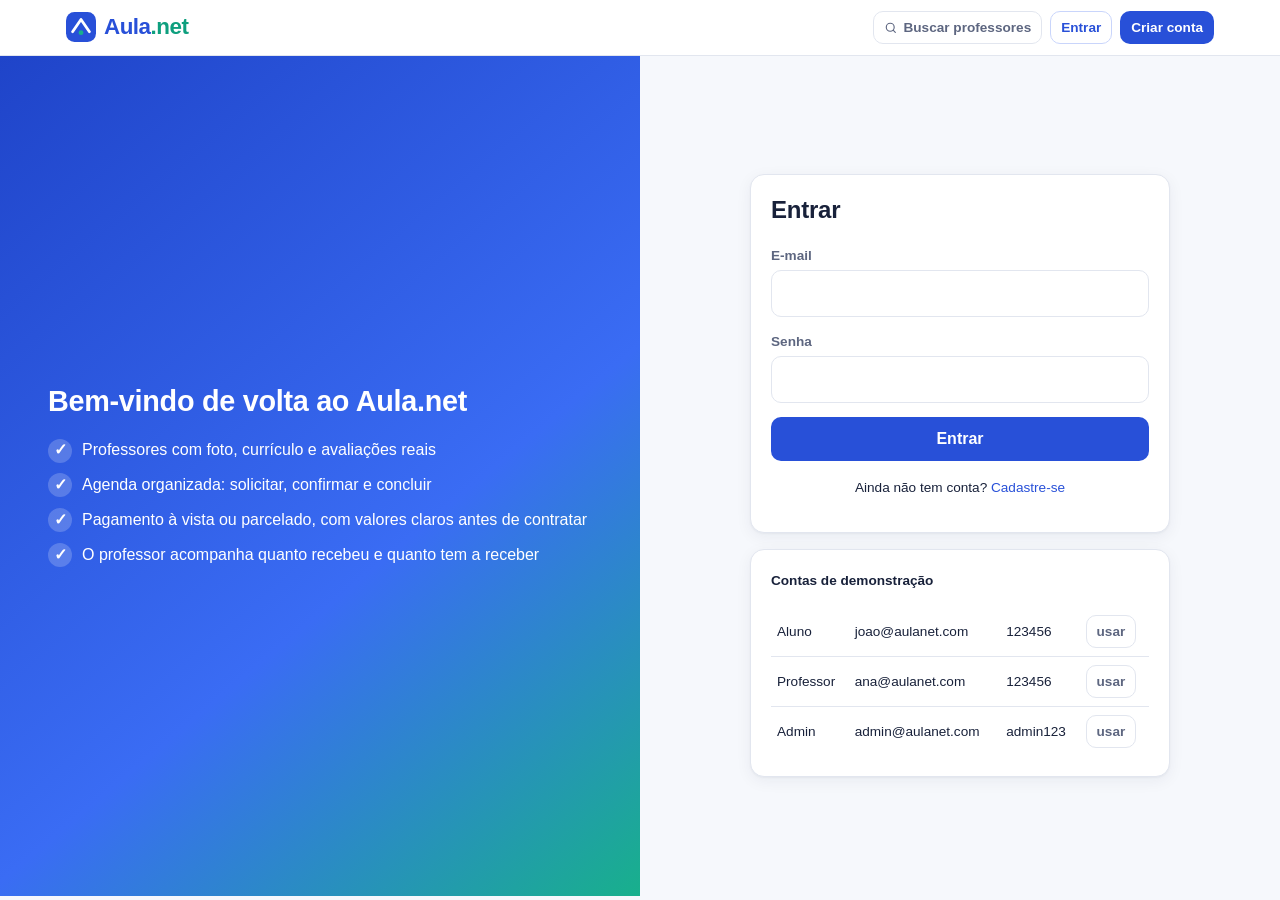
<file: aulanet-plataforma/src/main/resources/static/admin.html>
<!DOCTYPE html>
<html lang="pt-BR">
<head>
    <meta charset="UTF-8">
    <meta name="viewport" content="width=device-width, initial-scale=1">
    <title>Administração — Aula.net</title>
    <link rel="icon" href="data:image/svg+xml,<svg xmlns=%22http://www.w3.org/2000/svg%22 viewBox=%220 0 100 100%22><text y=%22.9em%22 font-size=%2290%22>🎓</text></svg>">
    <link rel="stylesheet" href="css/style.css">
    <script src="js/api.js"></script>
</head>
<body>
<nav class="nav" id="nav"></nav>
<main class="container">
    <div class="entre"><h1 style="margin:0">Administração da plataforma</h1>
        <button class="btn btn-sec" onclick="processarAtrasos()">Processar atrasos agora</button></div>

    <div class="abas mt">
        <button class="aba ativa" data-alvo="pRel">Relatório global</button>
        <button class="aba" data-alvo="pRep">Repasses</button>
        <button class="aba" data-alvo="pOf">Ofertas e comissões</button>
        <button class="aba" data-alvo="pUs">Usuários</button>
        <button class="aba" data-alvo="pDisc">Disciplinas</button>
    </div>

    <!-- RF18 -->
    <section id="pRel" class="painel ativo">
        <div class="grid grid-4" id="kpis"></div>
        <div class="card mt"><h3>Aulas por status</h3><div class="barras" id="porStatus"></div></div>
    </section>

    <section id="pRep" class="painel"><div class="card tabela-wrap" id="repasses"></div></section>
    <section id="pOf" class="painel"><div class="card tabela-wrap" id="ofertas"></div></section>

    <section id="pUs" class="painel">
        <div class="grid grid-2">
            <form class="card" id="formUsuario">
                <h3>Novo usuário</h3>
                <div class="campo"><label>Papel</label><select id="uPapel"><option>ALUNO</option><option>PROFESSOR</option><option>ADMIN</option></select></div>
                <div class="campo"><label>Nome</label><input id="uNome" required></div>
                <div class="campo"><label>E-mail</label><input id="uEmail" type="email" required></div>
                <div class="campo"><label>CPF</label><input id="uCpf"></div>
                <div class="campo"><label>Senha</label><input id="uSenha" type="password" minlength="6" required></div>
                <button class="btn">Cadastrar</button>
            </form>
            <div class="card tabela-wrap" id="usuarios"></div>
        </div>
    </section>

    <section id="pDisc" class="painel">
        <div class="grid grid-2">
            <form class="card" id="formDisc">
                <h3>Nova disciplina</h3>
                <div class="campo"><label>Nome</label><input id="dNome" required maxlength="100"></div>
                <button class="btn">Adicionar</button>
            </form>
            <div class="card" id="disciplinas"></div>
        </div>
    </section>
</main>

<script>
    const eu = Api.exigir('ADMIN');

    async function carregarRelatorio() {
        const r = await Api.get('/api/admin/relatorio');
        document.getElementById('kpis').innerHTML = `
            <div class="card kpi"><div class="rotulo">Total de aulas</div><div class="valor">${r.totalAulas}</div></div>
            <div class="card kpi verde"><div class="rotulo">Receita da plataforma</div><div class="valor">${fmt.moeda(r.receitaPlataforma)}</div><div class="pequeno suave">soma das comissões</div></div>
            <div class="card kpi laranja"><div class="rotulo">Repasses pendentes</div><div class="valor">${fmt.moeda(r.repassesPendentesValor)}</div><div class="pequeno suave">${r.repassesPendentesQtd} repasse(s)</div></div>
            <div class="card kpi verde"><div class="rotulo">Repasses realizados</div><div class="valor">${fmt.moeda(r.repassesRealizadosValor)}</div></div>
            <div class="card kpi"><div class="rotulo">Usuários</div><div class="valor">${r.totalUsuarios}</div><div class="pequeno suave">${r.totalAlunos} alunos · ${r.totalProfessores} professores</div></div>
            <div class="card kpi vermelho"><div class="rotulo">Parcelas atrasadas</div><div class="valor">${r.parcelasAtrasadas}</div></div>`;
        const max = Math.max(1, ...Object.values(r.aulasPorStatus));
        document.getElementById('porStatus').innerHTML = Object.entries(r.aulasPorStatus).map(([s, n]) => `
            <div class="barra-col"><span class="v">${n}</span><div class="barra" style="height:${n / max * 150}px"></div><span class="m">${fmt.rotulo(s)}</span></div>`).join('');
    }

    async function carregarRepasses() {
        const rs = await Api.get('/api/admin/repasses');
        document.getElementById('repasses').innerHTML = rs.length ? `<table>
            <tr><th>Professor</th><th>Aula</th><th>Aluno</th><th class="num">Bruto</th><th class="num">Comissão</th><th class="num">Líquido</th><th>Pagamento</th><th>Status</th><th></th></tr>
            ${rs.map(r => `<tr><td>${esc(r.professorNome)}</td><td>${fmt.data(r.dataAula)} · ${esc(r.disciplina)}</td><td>${esc(r.alunoNome)}</td>
                <td class="num">${fmt.moeda(r.valorBruto)}</td><td class="num">${fmt.moeda(r.valorComissao)}</td><td class="num"><strong>${fmt.moeda(r.valorLiquido)}</strong></td>
                <td>${r.pagamentoQuitado ? selo('PAGO') : selo('PENDENTE')}</td><td>${selo(r.status)}</td>
                <td>${r.status === 'PENDENTE' ? (r.pagamentoQuitado
                    ? `<button class="btn btn-verde btn-sm" onclick="realizar(${r.id})">Registrar transferência</button>`
                    : '<span class="pequeno suave">aguardando quitação</span>') : ''}</td></tr>`).join('')}</table>`
            : '<div class="vazio">Nenhum repasse.</div>';
    }
    async function realizar(id) {
        if (!confirm('Registrar a transferência do valor líquido ao professor?')) return;
        await acao(() => Api.patch(`/api/admin/repasses/${id}/realizar`), 'Repasse registrado como realizado.');
        carregarRepasses();
    }

    async function carregarOfertas() {
        const os = await Api.get('/api/admin/ofertas');
        document.getElementById('ofertas').innerHTML = `<table>
            <tr><th>Professor</th><th>Disciplina</th><th>Modalidade</th><th class="num">Valor/h</th><th>Comissão (%)</th></tr>
            ${os.map(o => `<tr><td>${esc(o.professorNome)}</td><td>${esc(o.disciplina)}</td><td>${selo(o.modalidade)}</td><td class="num">${fmt.moeda(o.valorHora)}</td>
                <td><div class="linha" style="flex-wrap:nowrap"><input type="number" min="0" max="100" step="0.5" value="${o.percentualComissao}" id="com${o.id}" style="max-width:100px">
                    <button class="btn btn-sm" style="flex:0 0 auto" onclick="salvarComissao(${o.id})">Salvar</button></div></td></tr>`).join('')}</table>`;
    }
    async function salvarComissao(id) {
        await acao(() => Api.patch(`/api/admin/ofertas/${id}/comissao`, { percentualComissao: +document.getElementById('com' + id).value }), 'Comissão atualizada.');
    }

    async function carregarUsuarios() {
        const us = await Api.get('/api/admin/usuarios');
        document.getElementById('usuarios').innerHTML = `<h3>Usuários (${us.length})</h3><table>
            <tr><th>Nome</th><th>E-mail</th><th>Papel</th></tr>
            ${us.map(u => `<tr><td>${esc(u.nome)}</td><td>${esc(u.email)}</td><td>${selo(u.papel)}</td></tr>`).join('')}</table>`;
    }
    document.getElementById('formUsuario').addEventListener('submit', async ev => {
        ev.preventDefault();
        await acao(() => Api.post('/api/admin/usuarios', { nome: uNome.value, email: uEmail.value, cpf: uCpf.value || null, senha: uSenha.value, papel: uPapel.value }), 'Usuário criado.');
        ev.target.reset(); carregarUsuarios();
    });

    async function carregarDisciplinas() {
        const ds = await Api.get('/api/disciplinas');
        document.getElementById('disciplinas').innerHTML = '<h3>Disciplinas</h3>' + ds.map(d =>
            `<span class="selo" style="margin:3px">${esc(d.nome)} <a href="#" title="Excluir" onclick="excluirDisciplina(${d.id}); return false">✕</a></span>`).join('');
    }
    async function excluirDisciplina(id) {
        if (!confirm('Excluir esta disciplina?')) return;
        await acao(() => Api.del('/api/admin/disciplinas/' + id), 'Disciplina excluída.');
        carregarDisciplinas();
    }
    document.getElementById('formDisc').addEventListener('submit', async ev => {
        ev.preventDefault();
        await acao(() => Api.post('/api/admin/disciplinas', { nome: dNome.value }), 'Disciplina adicionada.');
        ev.target.reset(); carregarDisciplinas();
    });

    async function processarAtrasos() {
        const r = await acao(() => Api.post('/api/admin/processar-atrasos'));
        toast(`${r.parcelasAtualizadas} parcela(s) em atraso atualizada(s).`);
        carregarRelatorio();
    }

    if (eu) {
        ativarAbas(alvo => ({ pRel: carregarRelatorio, pRep: carregarRepasses, pOf: carregarOfertas, pUs: carregarUsuarios, pDisc: carregarDisciplinas })[alvo]());
        carregarRelatorio();
    }
</script>
</body>
</html>
</file>
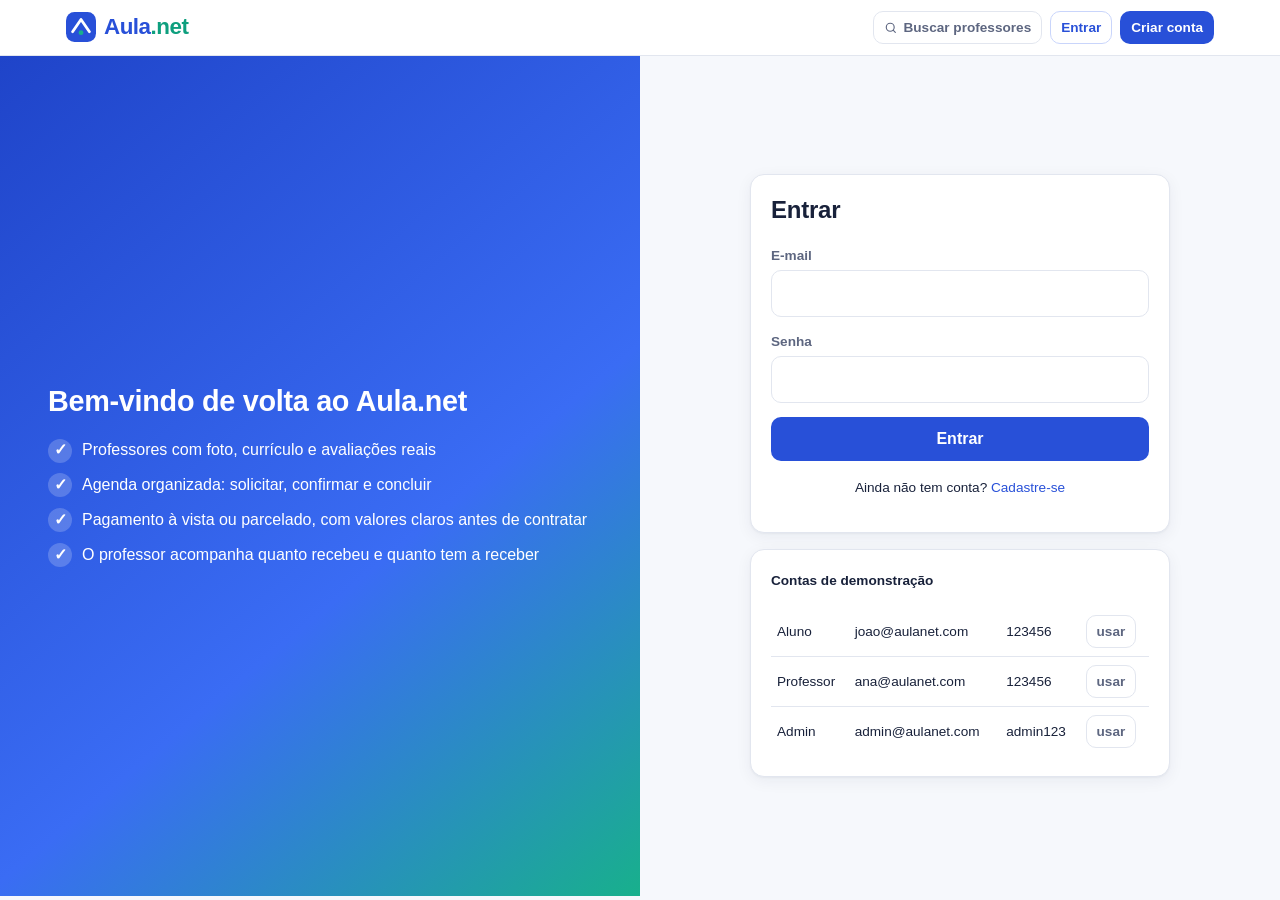
<file: aulanet-plataforma/src/main/resources/static/aluno.html>
<!DOCTYPE html>
<html lang="pt-BR">
<head>
    <meta charset="UTF-8">
    <meta name="viewport" content="width=device-width, initial-scale=1">
    <title>Painel do aluno — Aula.net</title>
    <link rel="icon" href="data:image/svg+xml,<svg xmlns=%22http://www.w3.org/2000/svg%22 viewBox=%220 0 100 100%22><text y=%22.9em%22 font-size=%2290%22>🎓</text></svg>">
    <link rel="stylesheet" href="css/style.css">
    <script src="js/api.js"></script>
</head>
<body>
<nav class="nav" id="nav"></nav>
<main class="container">
    <div class="entre">
        <div style="display:flex;gap:14px;align-items:center"><span id="fotoAluno"></span><h1 style="margin:0">Olá, <span id="nome"></span></h1></div>
        <div style="display:flex;gap:8px"><a class="btn btn-leve" href="perfil.html">Editar perfil</a><a class="btn" href="index.html">+ Nova aula</a></div></div>

    <div class="abas mt">
        <button class="aba ativa" data-alvo="pAulas">Minhas aulas</button>
        <button class="aba" data-alvo="pPagamentos">Pagamentos</button>
    </div>

    <section id="pAulas" class="painel ativo"><div class="card tabela-wrap" id="aulas"></div></section>
    <section id="pPagamentos" class="painel"><div id="pagamentos"></div></section>
</main>

<!-- Modal de pagamento: seletor de parcelas com valor em tempo real -->
<div class="modal-fundo" id="mPagamento">
    <div class="modal">
        <h3>Forma de pagamento</h3>
        <p class="suave" id="mpInfo"></p>
        <div class="campo"><label for="mpParcelas">Número de parcelas</label><select id="mpParcelas"></select></div>
        <div class="card" style="background:var(--fundo)">
            <div class="entre"><span>Valor de cada parcela</span><strong id="mpValorParcela" style="font-size:1.3rem">-</strong></div>
            <div class="entre pequeno"><span>Taxa de juros</span><span id="mpTaxa">-</span></div>
            <div class="entre pequeno"><span>Total sem financiamento (à vista)</span><span id="mpAVista">-</span></div>
            <div class="entre pequeno"><span>Total a pagar parcelado</span><strong id="mpTotal">-</strong></div>
            <div class="entre pequeno suave"><span>Juros do parcelamento (Tabela Price)</span><span id="mpJuros">-</span></div>
            <p class="pequeno suave" style="margin:8px 0 0">Em caso de atraso: multa de 2% e juros de mora de 1% ao mês, proporcionais aos dias.</p>
        </div>
        <div class="entre mt">
            <button class="btn btn-leve" onclick="fecharModal('mPagamento')">Cancelar</button>
            <button class="btn" id="mpConfirmar">Confirmar</button>
        </div>
    </div>
</div>

<!-- Modal de avaliação -->
<div class="modal-fundo" id="mAvaliar">
    <div class="modal">
        <h3>Avaliar aula</h3>
        <p class="suave" id="maInfo"></p>
        <div class="estrelas-input" id="maEstrelas"></div>
        <div class="campo mt"><label for="maComentario">Comentário</label><textarea id="maComentario" rows="3" maxlength="2000"></textarea></div>
        <div class="entre">
            <button class="btn btn-leve" onclick="fecharModal('mAvaliar')">Cancelar</button>
            <button class="btn" id="maEnviar">Enviar avaliação</button>
        </div>
    </div>
</div>

<script>
    const eu = Api.exigir('ALUNO');
    document.getElementById('nome').textContent = eu ? eu.nome.split(' ')[0] : '';
    if (eu) document.getElementById('fotoAluno').innerHTML = avatar(eu.nome, eu.fotoUrl, 'md');
    let pagamentos = [], aulas = [];

    async function carregarAulas() {
        aulas = await Api.get('/api/agendamentos/meus');
        document.getElementById('aulas').innerHTML = aulas.length ? `<table>
            <tr><th>Data</th><th>Horário</th><th>Professor</th><th>Disciplina</th><th class="num">Valor</th><th>Status</th><th></th></tr>
            ${aulas.map(a => `<tr>
                <td>${fmt.data(a.dataAula)}</td><td>${fmt.hora(a.horarioInicio)}–${fmt.hora(a.horarioFim)}</td>
                <td><a href="professor.html?id=${a.professorId}">${esc(a.professorNome)}</a></td>
                <td>${esc(a.disciplina)} ${selo(a.modalidade)}</td>
                <td class="num">${fmt.moeda(a.valorEstimado)}</td><td>${selo(a.status)}</td>
                <td>${['SOLICITADO', 'CONFIRMADO'].includes(a.status) ? `<button class="btn btn-leve btn-sm" onclick="cancelar(${a.id})">Cancelar</button>` : ''}
                    ${a.status === 'CONCLUIDO' && !a.avaliado ? `<button class="btn btn-sm" onclick="abrirAvaliacao(${a.id})">Avaliar</button>` : ''}
                    ${a.status === 'CONCLUIDO' && a.avaliado ? '<span class="pequeno suave">avaliada ✓</span>' : ''}</td>
            </tr>`).join('')}</table>` : '<div class="vazio">Você ainda não agendou aulas. <a href="index.html">Encontre um professor</a>.</div>';
    }

    async function cancelar(id) {
        if (!confirm('Cancelar esta aula?')) return;
        await acao(() => Api.patch(`/api/agendamentos/${id}/cancelar`), 'Aula cancelada.');
        carregarAulas();
    }

    async function carregarPagamentos() {
        pagamentos = await Api.get('/api/pagamentos/meus');
        document.getElementById('pagamentos').innerHTML = pagamentos.length ? pagamentos.map(p => `
            <div class="card" style="margin-bottom:16px">
                <div class="entre">
                    <div><h3>${esc(p.disciplina)} — ${esc(p.professorNome)}</h3>
                        <span class="suave pequeno">Aula de ${fmt.data(p.dataAula)} · ${fmt.rotulo(p.tipo)} (${p.qtdParcelas}x)</span></div>
                    <div class="centro"><div class="preco">${fmt.moeda(p.valorTotal)}</div>
                        ${p.quitado ? selo('PAGO') : ''}
                        ${p.podeParcelar ? `<button class="btn btn-sec btn-sm mt" onclick="abrirParcelamento(${p.id})">Alterar forma de pagamento</button>` : ''}</div>
                </div>
                <div class="tabela-wrap mt"><table>
                    <tr><th>Parcela</th><th>Vencimento</th><th class="num">Valor</th><th class="num">Multa</th><th class="num">Juros de mora</th><th class="num">A pagar</th><th>Status</th><th></th></tr>
                    ${p.parcelas.map(x => `<tr>
                        <td>${x.numeroParcela}/${p.qtdParcelas}</td><td>${fmt.data(x.dataVencimento)}</td>
                        <td class="num">${fmt.moeda(x.valor)}</td><td class="num">${fmt.moeda(x.valorMulta)}</td>
                        <td class="num">${fmt.moeda(x.valorJuros)}</td><td class="num"><strong>${fmt.moeda(x.valorAPagar)}</strong></td>
                        <td>${selo(x.status)}</td>
                        <td>${x.status !== 'PAGO' ? `<button class="btn btn-verde btn-sm" onclick="pagar(${x.id}, '${fmt.moeda(x.valorAPagar)}')">Pagar</button>` : ''}</td>
                    </tr>`).join('')}
                </table></div>
            </div>`).join('') : '<div class="card vazio">Nenhum pagamento. Os pagamentos são gerados quando uma aula é concluída.</div>';
    }

    async function pagar(parcelaId, valor) {
        if (!confirm(`Registrar pagamento de ${valor}?`)) return;
        await acao(() => Api.post(`/api/parcelas/${parcelaId}/pagar`), 'Pagamento registrado!');
        carregarPagamentos();
    }

    // ---- parcelamento com simulação em tempo real ----
    let pagamentoAtual = null;
    async function simular() {
        const n = document.getElementById('mpParcelas').value;
        const s = await Api.get(`/api/pagamentos/simulacao?valor=${pagamentoAtual.valorTotal}&parcelas=${n}`);
        document.getElementById('mpValorParcela').textContent = `${n}x ${fmt.moeda(s.valorParcela)}`;
        document.getElementById('mpAVista').textContent = fmt.moeda(s.valorAVista);
        document.getElementById('mpTotal').textContent = fmt.moeda(s.totalComJuros);
        document.getElementById('mpJuros').textContent = fmt.moeda(s.totalJuros);
        // art. 52 do CDC: informar a taxa mensal e a taxa efetiva anual antes da contratação
        document.getElementById('mpTaxa').textContent = Number(s.taxaJurosMensal) === 0 ? 'sem juros'
            : `${fmt.pct(s.taxaJurosMensal * 100)} ao mês · ${fmt.pct(s.taxaEfetivaAnual * 100)} ao ano (taxa efetiva)`;
    }
    function abrirParcelamento(id) {
        pagamentoAtual = pagamentos.find(p => p.id === id);
        document.getElementById('mpInfo').textContent = `${pagamentoAtual.disciplina} com ${pagamentoAtual.professorNome} — ${fmt.moeda(pagamentoAtual.valorTotal)}`;
        const sel = document.getElementById('mpParcelas');
        sel.innerHTML = Array.from({ length: 12 }, (_, i) => `<option value="${i + 1}">${i === 0 ? 'À vista (1x sem juros)' : (i + 1) + 'x'}</option>`).join('');
        sel.value = pagamentoAtual.qtdParcelas;
        simular();
        abrirModal('mPagamento');
    }
    document.getElementById('mpParcelas').addEventListener('change', simular);
    document.getElementById('mpConfirmar').addEventListener('click', async () => {
        await acao(() => Api.post(`/api/pagamentos/${pagamentoAtual.id}/parcelamento`, { qtdParcelas: +document.getElementById('mpParcelas').value }), 'Forma de pagamento atualizada.');
        fecharModal('mPagamento');
        carregarPagamentos();
    });

    // ---- avaliação ----
    let avaliando = null, nota = 5;
    function desenharEstrelas() {
        document.getElementById('maEstrelas').innerHTML = [1, 2, 3, 4, 5].map(i => `<span data-n="${i}" class="${i <= nota ? 'on' : ''}">★</span>`).join('');
    }
    document.getElementById('maEstrelas').addEventListener('click', e => { if (e.target.dataset.n) { nota = +e.target.dataset.n; desenharEstrelas(); } });
    function abrirAvaliacao(id) {
        avaliando = id; nota = 5; desenharEstrelas();
        const aula = aulas.find(a => a.id === id);
        document.getElementById('maInfo').textContent = 'Como foi sua aula com ' + aula.professorNome + '?';
        document.getElementById('maComentario').value = '';
        abrirModal('mAvaliar');
    }
    document.getElementById('maEnviar').addEventListener('click', async () => {
        await acao(() => Api.post('/api/avaliacoes', { agendamentoId: avaliando, nota, comentario: document.getElementById('maComentario').value }), 'Obrigado pela avaliação!');
        fecharModal('mAvaliar');
        carregarAulas();
    });

    if (eu) {
        ativarAbas(alvo => ({ pAulas: carregarAulas, pPagamentos: carregarPagamentos })[alvo]());
        carregarAulas();
    }
</script>
</body>
</html>
</file>
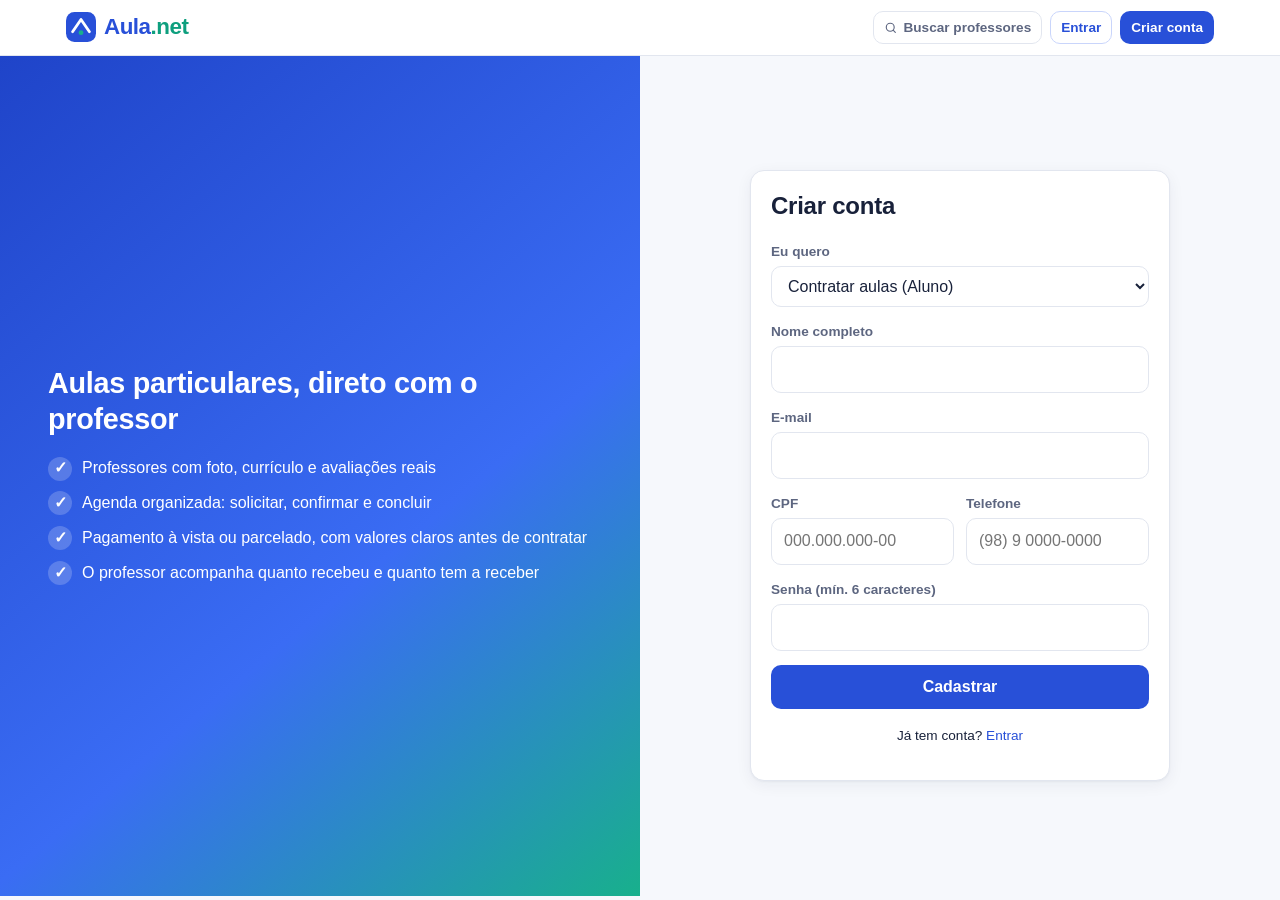
<file: aulanet-plataforma/src/main/resources/static/cadastro.html>
<!DOCTYPE html>
<html lang="pt-BR">
<head>
    <meta charset="UTF-8">
    <meta name="viewport" content="width=device-width, initial-scale=1">
    <title>Criar conta — Aula.net</title>
    <link rel="icon" href="data:image/svg+xml,<svg xmlns=%22http://www.w3.org/2000/svg%22 viewBox=%220 0 100 100%22><text y=%22.9em%22 font-size=%2290%22>🎓</text></svg>">
    <link rel="stylesheet" href="css/style.css">
    <script src="js/api.js"></script>
</head>
<body>
<nav class="nav" id="nav"></nav>
<main class="acesso">
    <aside class="acesso-lado">
        <h2>Aulas particulares, direto com o professor</h2>
        <ul>
            <li><span class="icone-bola">✓</span> Professores com foto, currículo e avaliações reais</li>
            <li><span class="icone-bola">✓</span> Agenda organizada: solicitar, confirmar e concluir</li>
            <li><span class="icone-bola">✓</span> Pagamento à vista ou parcelado, com valores claros antes de contratar</li>
            <li><span class="icone-bola">✓</span> O professor acompanha quanto recebeu e quanto tem a receber</li>
        </ul>
    </aside>
    <section class="acesso-form"><div>
    <div class="card">
        <h2 style="margin-top:0">Criar conta</h2>
        <form id="form">
            <div class="campo"><label>Eu quero</label>
                <select id="papel"><option value="ALUNO">Contratar aulas (Aluno)</option><option value="PROFESSOR">Dar aulas (Professor)</option></select></div>
            <div class="campo"><label for="nome">Nome completo</label><input id="nome" required maxlength="100"></div>
            <div class="campo"><label for="email">E-mail</label><input id="email" type="email" required maxlength="100"></div>
            <div class="linha">
                <div class="campo"><label for="cpf">CPF</label><input id="cpf" placeholder="000.000.000-00" maxlength="14"></div>
                <div class="campo"><label for="telefone">Telefone</label><input id="telefone" placeholder="(98) 9 0000-0000" maxlength="20"></div>
            </div>
            <div class="campo" id="campoBio" style="display:none"><label for="bio">Sobre você (aparece no seu perfil público)</label>
                <textarea id="bio" rows="3" maxlength="1000"></textarea></div>
            <div class="campo"><label for="senha">Senha (mín. 6 caracteres)</label><input id="senha" type="password" required minlength="6"></div>
            <button class="btn btn-bloco" type="submit">Cadastrar</button>
        </form>
        <p class="centro pequeno mt">Já tem conta? <a href="login.html">Entrar</a></p>
    </div>
    </div></section>
</main>
<script>
    const papel = document.getElementById('papel');
    papel.addEventListener('change', () => document.getElementById('campoBio').style.display = papel.value === 'PROFESSOR' ? 'block' : 'none');
    document.getElementById('form').addEventListener('submit', async ev => {
        ev.preventDefault();
        const v = id => document.getElementById(id).value.trim();
        try {
            const r = await Api.post('/api/auth/cadastro', {
                nome: v('nome'), email: v('email'), cpf: v('cpf') || null, telefone: v('telefone') || null,
                senha: document.getElementById('senha').value, papel: papel.value, bio: v('bio') || null
            });
            Api.salvarSessao(r);
            location.href = r.usuario.papel === 'PROFESSOR' ? 'perfil.html?novo=1' : Api.paginaInicial(r.usuario.papel);
        } catch (e) { toast(e.message, 'erro'); }
    });
</script>
</body>
</html>
</file>
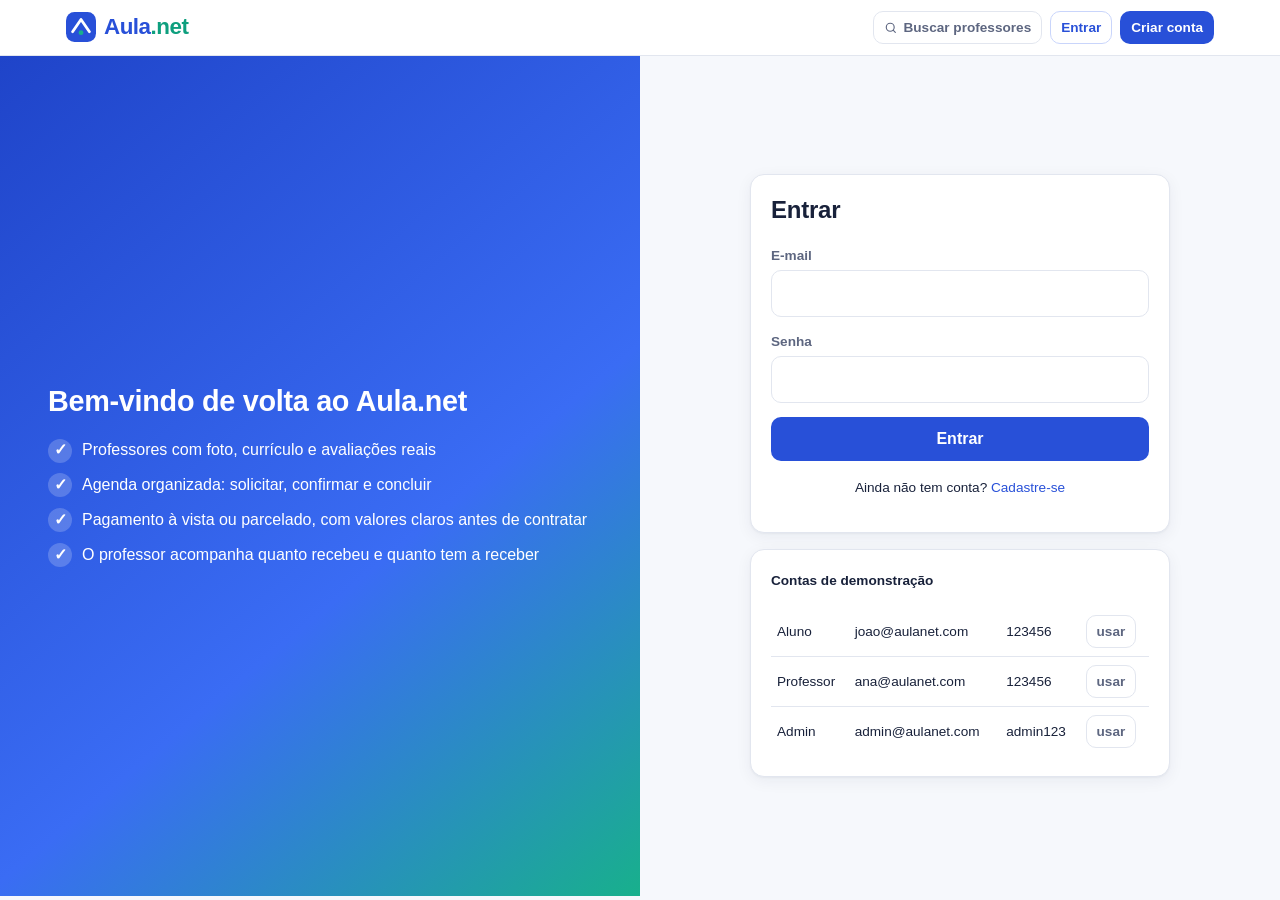
<file: aulanet-plataforma/src/main/resources/static/login.html>
<!DOCTYPE html>
<html lang="pt-BR">
<head>
    <meta charset="UTF-8">
    <meta name="viewport" content="width=device-width, initial-scale=1">
    <title>Entrar — Aula.net</title>
    <link rel="icon" href="data:image/svg+xml,<svg xmlns=%22http://www.w3.org/2000/svg%22 viewBox=%220 0 100 100%22><text y=%22.9em%22 font-size=%2290%22>🎓</text></svg>">
    <link rel="stylesheet" href="css/style.css">
    <script src="js/api.js"></script>
</head>
<body>
<nav class="nav" id="nav"></nav>
<main class="acesso">
    <aside class="acesso-lado">
        <h2>Bem-vindo de volta ao Aula.net</h2>
        <ul>
            <li><span class="icone-bola">✓</span> Professores com foto, currículo e avaliações reais</li>
            <li><span class="icone-bola">✓</span> Agenda organizada: solicitar, confirmar e concluir</li>
            <li><span class="icone-bola">✓</span> Pagamento à vista ou parcelado, com valores claros antes de contratar</li>
            <li><span class="icone-bola">✓</span> O professor acompanha quanto recebeu e quanto tem a receber</li>
        </ul>
    </aside>
    <section class="acesso-form"><div>
    <div class="card">
        <h2 style="margin-top:0">Entrar</h2>
        <div id="aviso"></div>
        <form id="form">
            <div class="campo"><label for="email">E-mail</label><input id="email" type="email" required autocomplete="username"></div>
            <div class="campo"><label for="senha">Senha</label><input id="senha" type="password" required autocomplete="current-password"></div>
            <button class="btn btn-bloco" type="submit">Entrar</button>
        </form>
        <p class="centro pequeno mt">Ainda não tem conta? <a href="cadastro.html">Cadastre-se</a></p>
    </div>
    <div class="card mt pequeno">
        <strong>Contas de demonstração</strong>
        <table class="mt">
            <tr><td>Aluno</td><td>joao@aulanet.com</td><td>123456</td><td><button class="btn btn-leve btn-sm" data-demo="joao@aulanet.com|123456">usar</button></td></tr>
            <tr><td>Professor</td><td>ana@aulanet.com</td><td>123456</td><td><button class="btn btn-leve btn-sm" data-demo="ana@aulanet.com|123456">usar</button></td></tr>
            <tr><td>Admin</td><td>admin@aulanet.com</td><td>admin123</td><td><button class="btn btn-leve btn-sm" data-demo="admin@aulanet.com|admin123">usar</button></td></tr>
        </table>
    </div>
    </div></section>
</main>
<script>
    if (new URLSearchParams(location.search).has('expirado')) {
        document.getElementById('aviso').innerHTML = '<div class="alerta-box" style="margin-bottom:14px">Sua sessão expirou. Entre novamente.</div>';
    }
    document.querySelectorAll('[data-demo]').forEach(b => b.addEventListener('click', () => {
        const [e, s] = b.dataset.demo.split('|');
        document.getElementById('email').value = e;
        document.getElementById('senha').value = s;
    }));
    document.getElementById('form').addEventListener('submit', async ev => {
        ev.preventDefault();
        try {
            const r = await Api.post('/api/auth/login', {
                email: document.getElementById('email').value,
                senha: document.getElementById('senha').value
            });
            Api.salvarSessao(r);
            const volta = new URLSearchParams(location.search).get('voltar');
            location.href = volta && volta.startsWith('professor.html') ? volta : Api.paginaInicial(r.usuario.papel);
        } catch (e) { toast(e.message, 'erro'); }
    });
</script>
</body>
</html>
</file>
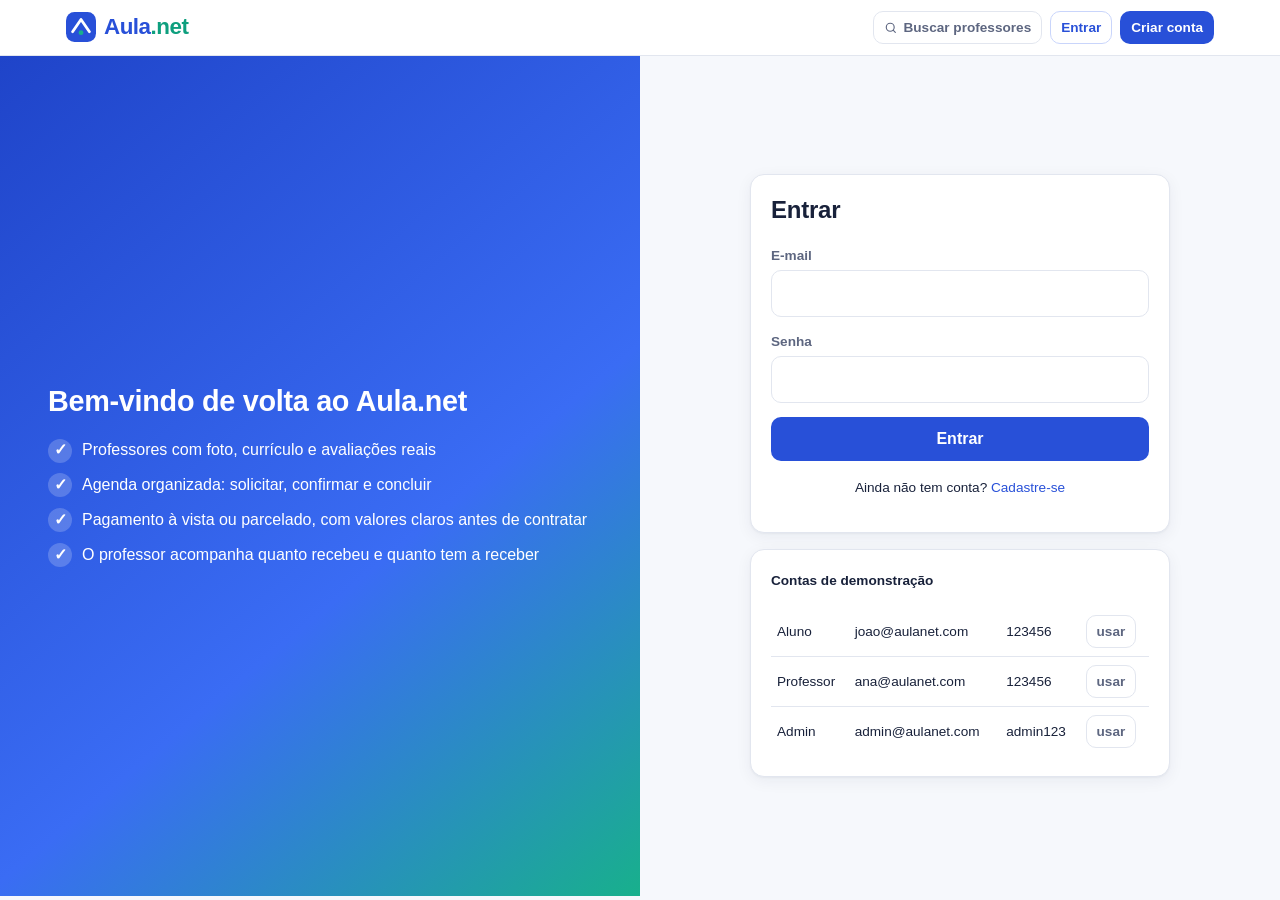
<file: aulanet-plataforma/src/main/resources/static/painel-professor.html>
<!DOCTYPE html>
<html lang="pt-BR">
<head>
    <meta charset="UTF-8">
    <meta name="viewport" content="width=device-width, initial-scale=1">
    <title>Painel do professor — Aula.net</title>
    <link rel="icon" href="data:image/svg+xml,<svg xmlns=%22http://www.w3.org/2000/svg%22 viewBox=%220 0 100 100%22><text y=%22.9em%22 font-size=%2290%22>🎓</text></svg>">
    <link rel="stylesheet" href="css/style.css">
    <script src="js/api.js"></script>
</head>
<body>
<nav class="nav" id="nav"></nav>
<main class="container">
    <div class="entre">
        <div style="display:flex;gap:14px;align-items:center"><span id="fotoProf"></span><h1 style="margin:0">Painel do professor</h1></div>
        <div style="display:flex;gap:8px;flex-wrap:wrap"><a class="btn btn-leve" href="perfil.html">Editar perfil</a>
            <a class="btn btn-sec" id="linkPerfil" href="#">Ver meu perfil público</a></div></div>
    <div class="alerta-box mt oculto" id="avisoPerfil"></div>

    <div class="abas mt">
        <button class="aba ativa" data-alvo="pSolic">Solicitações <span class="selo" id="qtdSolic">0</span></button>
        <button class="aba" data-alvo="pAgenda">Agenda semanal</button>
        <button class="aba" data-alvo="pAulas">Aulas</button>
        <button class="aba" data-alvo="pOfertas">Meus serviços</button>
        <button class="aba" data-alvo="pFin">Financeiro</button>
        <button class="aba" data-alvo="pHist">Histórico</button>
    </div>

    <!-- RF08 -->
    <section id="pSolic" class="painel ativo"><div class="card tabela-wrap" id="solicitacoes"></div></section>

    <!-- RF10 -->
    <section id="pAgenda" class="painel">
        <div class="entre" style="margin-bottom:12px">
            <button class="btn btn-leve btn-sm" onclick="mudarSemana(-7)">‹ Semana anterior</button>
            <strong id="tituloSemana"></strong>
            <button class="btn btn-leve btn-sm" onclick="mudarSemana(7)">Próxima semana ›</button>
        </div>
        <div class="calendario" id="calendario"></div>
        <p class="pequeno suave">Exibe as aulas com status CONFIRMADO.</p>
    </section>

    <!-- RF09 -->
    <section id="pAulas" class="painel"><div class="card tabela-wrap" id="aulas"></div></section>

    <!-- RF04 -->
    <section id="pOfertas" class="painel">
        <div class="grid grid-2">
            <form class="card" id="formOferta">
                <h3 id="tituloOferta">Novo serviço</h3>
                <input type="hidden" id="oId">
                <div class="campo"><label>Disciplina</label><select id="oDisc" required></select></div>
                <div class="campo"><label>Modalidade</label>
                    <select id="oMod"><option value="ONLINE">Online</option><option value="PRESENCIAL">Presencial</option></select></div>
                <div class="linha">
                    <div class="campo"><label>Valor/hora (R$)</label><input id="oValor" type="number" min="1" step="0.01" required></div>
                    <div class="campo"><label>Comissão da plataforma (%)</label><input id="oCom" type="number" min="0" max="100" step="0.01" value="10"></div>
                </div>
                <div class="entre"><button type="button" class="btn btn-leve" onclick="limparOferta()">Limpar</button>
                    <button class="btn">Salvar serviço</button></div>
            </form>
            <div class="card tabela-wrap" id="ofertas"></div>
        </div>
    </section>

    <!-- RF15 -->
    <section id="pFin" class="painel">
        <div class="linha" style="margin-bottom:16px;max-width:360px">
            <div><label>Mês de referência</label><input type="month" id="finMes"></div>
        </div>
        <div class="grid grid-4" id="kpis"></div>
        <div class="grid grid-2 mt">
            <div class="card"><h3>Receita bruta — últimos 6 meses</h3><div class="barras" id="grafico"></div></div>
            <div class="card tabela-wrap"><h3>Parcelas em aberto</h3><div id="abertas"></div></div>
        </div>
        <div class="card tabela-wrap mt"><h3>Repasses</h3><div id="repasses"></div></div>
    </section>

    <!-- RF17 -->
    <section id="pHist" class="painel">
        <form class="card linha" id="formHist">
            <div><label>Data inicial</label><input type="date" id="hIni"></div>
            <div><label>Data final</label><input type="date" id="hFim"></div>
            <div style="flex:0 0 auto"><button class="btn">Filtrar</button></div>
        </form>
        <div class="grid grid-4 mt" id="hTotais"></div>
        <div class="card tabela-wrap mt" id="hAulas"></div>
    </section>

</main>

<script>
    const eu = Api.exigir('PROFESSOR');
    if (eu) document.getElementById('linkPerfil').href = 'professor.html?id=' + eu.id;
    if (eu) {
        document.getElementById('fotoProf').innerHTML = avatar(eu.nome, eu.fotoUrl, 'md');
        // perfil incompleto aparece menos atraente na busca: lembrete com o que falta
        Api.get('/api/usuarios/me').then(p => {
            if (p.completude >= 100) return;
            const aviso = document.getElementById('avisoPerfil');
            aviso.innerHTML = `Seu perfil está <strong>${p.completude}% completo</strong>. Falta: ${p.faltando.map(esc).join(', ')}. <a href="perfil.html">Completar agora</a>`;
            aviso.classList.remove('oculto');
        });
    }

    const linhaAula = (a, acoes) => `<tr>
        <td>${fmt.data(a.dataAula)}</td><td>${fmt.hora(a.horarioInicio)}–${fmt.hora(a.horarioFim)}</td>
        <td>${esc(a.alunoNome)}</td><td>${esc(a.disciplina)} ${selo(a.modalidade)}</td>
        <td class="num">${fmt.moeda(a.valorEstimado)}</td><td>${selo(a.status)}</td><td>${acoes || ''}</td></tr>`;
    const cabAula = '<tr><th>Data</th><th>Horário</th><th>Aluno</th><th>Disciplina</th><th class="num">Valor</th><th>Status</th><th></th></tr>';

    async function mudarStatus(id, operacao, msg) {
        await acao(() => Api.patch(`/api/agendamentos/${id}/${operacao}`), msg);
        carregarSolicitacoes(); carregarAulas(); carregarAgenda();
    }

    async function carregarSolicitacoes() {
        const todas = await Api.get('/api/agendamentos/professor');
        const pend = todas.filter(a => a.status === 'SOLICITADO');
        document.getElementById('qtdSolic').textContent = pend.length;
        document.getElementById('solicitacoes').innerHTML = pend.length ? `<table>${cabAula}${pend.map(a => linhaAula(a,
            `<button class="btn btn-verde btn-sm" onclick="mudarStatus(${a.id},'confirmar','Aula confirmada.')">Confirmar</button>
             <button class="btn btn-perigo btn-sm" onclick="mudarStatus(${a.id},'recusar','Solicitação recusada.')">Recusar</button>`)).join('')}</table>`
            : '<div class="vazio">Nenhuma solicitação pendente.</div>';
    }

    async function carregarAulas() {
        const todas = await Api.get('/api/agendamentos/professor');
        document.getElementById('aulas').innerHTML = todas.length ? `<table>${cabAula}${todas.map(a => linhaAula(a,
            a.status === 'CONFIRMADO' && jaComecou(a) ? `<button class="btn btn-sm" onclick="concluir(${a.id})">Concluir aula</button>` : '')).join('')}</table>`
            : '<div class="vazio">Nenhuma aula.</div>';
    }

    // a aula só pode ser concluída depois do horário de início (regra também validada no servidor)
    const jaComecou = a => new Date(`${a.dataAula}T${a.horarioInicio}`) <= new Date();

    async function concluir(id) {
        if (!confirm('Marcar a aula como CONCLUÍDA? O pagamento será gerado para o aluno.')) return;
        mudarStatus(id, 'concluir', 'Aula concluída e pagamento gerado.');
    }

    // ---- agenda semanal ----
    let refSemana = new Date();
    function mudarSemana(dias) { refSemana.setDate(refSemana.getDate() + dias); carregarAgenda(); }
    async function carregarAgenda() {
        const aulas = await Api.get('/api/agendamentos/professor/semana?data=' + fmt.iso(refSemana));
        const seg = new Date(refSemana); seg.setDate(seg.getDate() - ((seg.getDay() + 6) % 7));
        const dom = new Date(seg); dom.setDate(dom.getDate() + 6);
        document.getElementById('tituloSemana').textContent = `${seg.toLocaleDateString('pt-BR')} a ${dom.toLocaleDateString('pt-BR')}`;
        const hoje = fmt.iso(new Date());
        let html = '';
        for (let i = 0; i < 7; i++) {
            const d = new Date(seg); d.setDate(seg.getDate() + i);
            const iso = fmt.iso(d);
            const doDia = aulas.filter(a => a.dataAula === iso);
            html += `<div class="dia ${iso === hoje ? 'hoje' : ''}">
                <div class="dia-titulo">${d.toLocaleDateString('pt-BR', { weekday: 'short', day: '2-digit', month: '2-digit' })}</div>
                ${doDia.map(a => `<div class="evento"><b>${fmt.hora(a.horarioInicio)}–${fmt.hora(a.horarioFim)}</b>
                    ${esc(a.disciplina)}<br><span class="suave">${esc(a.alunoNome)} · ${fmt.rotulo(a.modalidade)}</span></div>`).join('')}
            </div>`;
        }
        document.getElementById('calendario').innerHTML = html;
    }

    // ---- ofertas ----
    let minhasOfertas = [];
    async function carregarOfertas() {
        const disc = await Api.get('/api/disciplinas');
        const sel = document.getElementById('oDisc');
        if (!sel.options.length) sel.innerHTML = disc.map(d => `<option value="${d.id}">${esc(d.nome)}</option>`).join('');
        minhasOfertas = await Api.get('/api/ofertas/minhas');
        document.getElementById('ofertas').innerHTML = `<h3>Serviços cadastrados</h3>` + (minhasOfertas.length ? `<table>
            <tr><th>Disciplina</th><th>Modalidade</th><th class="num">Valor/h</th><th class="num">Comissão</th><th></th></tr>
            ${minhasOfertas.map(o => `<tr><td>${esc(o.disciplina)}</td><td>${selo(o.modalidade)}</td>
                <td class="num">${fmt.moeda(o.valorHora)}</td><td class="num">${fmt.pct(o.percentualComissao)}</td>
                <td><button class="btn btn-leve btn-sm" onclick="editarOferta(${o.id})">Editar</button>
                    <button class="btn btn-leve btn-sm" onclick="excluirOferta(${o.id})">Excluir</button></td></tr>`).join('')}</table>`
            : '<div class="vazio">Cadastre seu primeiro serviço.</div>');
    }
    function editarOferta(id) {
        const o = minhasOfertas.find(x => x.id === id);
        oId.value = o.id; oDisc.value = o.disciplinaId; oMod.value = o.modalidade; oValor.value = o.valorHora; oCom.value = o.percentualComissao;
        document.getElementById('tituloOferta').textContent = 'Editar serviço';
    }
    function limparOferta() {
        document.getElementById('formOferta').reset(); oId.value = '';
        document.getElementById('tituloOferta').textContent = 'Novo serviço';
    }
    async function excluirOferta(id) {
        if (!confirm('Excluir este serviço?')) return;
        await acao(() => Api.del('/api/ofertas/' + id), 'Serviço excluído.');
        carregarOfertas();
    }
    document.getElementById('formOferta').addEventListener('submit', async ev => {
        ev.preventDefault();
        const corpo = { disciplinaId: +oDisc.value, modalidade: oMod.value, valorHora: +oValor.value, percentualComissao: oCom.value === '' ? null : +oCom.value };
        await acao(() => oId.value ? Api.put('/api/ofertas/' + oId.value, corpo) : Api.post('/api/ofertas', corpo), 'Serviço salvo.');
        limparOferta(); carregarOfertas();
    });

    // ---- financeiro ----
    const finMes = document.getElementById('finMes');
    finMes.value = fmt.iso(new Date()).substring(0, 7);
    finMes.addEventListener('change', carregarFinanceiro);
    async function carregarFinanceiro() {
        const [ano, mes] = finMes.value.split('-');
        const f = await Api.get(`/api/financeiro/painel?ano=${ano}&mes=${+mes}`);
        document.getElementById('kpis').innerHTML = `
            <div class="card kpi"><div class="rotulo">Receita bruta do mês</div><div class="valor">${fmt.moeda(f.receitaMes)}</div><div class="pequeno suave">${f.aulasConcluidasMes} aula(s) concluída(s)</div></div>
            <div class="card kpi verde"><div class="rotulo">Líquido do mês</div><div class="valor">${fmt.moeda(f.receitaLiquidaMes)}</div><div class="pequeno suave">após comissão</div></div>
            <div class="card kpi verde"><div class="rotulo">Repasses realizados</div><div class="valor">${fmt.moeda(f.repassesRealizados)}</div></div>
            <div class="card kpi laranja"><div class="rotulo">Repasses pendentes</div><div class="valor">${fmt.moeda(f.repassesPendentes)}</div><div class="pequeno suave">${fmt.moeda(f.totalEmAberto)} em parcelas abertas</div></div>`;
        const max = Math.max(1, ...f.ultimosMeses.map(m => +m.valor));
        document.getElementById('grafico').innerHTML = f.ultimosMeses.map(m => `
            <div class="barra-col"><span class="v">${fmt.moeda(m.valor).replace(',00', '')}</span>
                <div class="barra" style="height:${(m.valor / max) * 150}px"></div><span class="m">${m.mes}</span></div>`).join('');
        document.getElementById('abertas').innerHTML = f.parcelasEmAberto.length ? `<table>
            <tr><th>Aluno</th><th>Parcela</th><th>Vencimento</th><th class="num">Valor</th><th>Status</th></tr>
            ${f.parcelasEmAberto.map(p => `<tr><td>${esc(p.alunoNome)}<br><span class="pequeno suave">${esc(p.disciplina)}</span></td>
                <td>${p.numeroParcela}/${p.qtdParcelas}</td><td>${fmt.data(p.dataVencimento)}</td>
                <td class="num">${fmt.moeda(p.valorAPagar)}</td><td>${selo(p.status)}</td></tr>`).join('')}</table>`
            : '<div class="vazio">Nenhuma parcela em aberto.</div>';
        document.getElementById('repasses').innerHTML = f.repasses.length ? `<table>
            <tr><th>Aula</th><th>Aluno</th><th class="num">Bruto</th><th class="num">Comissão</th><th class="num">Líquido</th><th>Status</th></tr>
            ${f.repasses.map(r => `<tr><td>${fmt.data(r.dataAula)} · ${esc(r.disciplina)}</td><td>${esc(r.alunoNome)}</td>
                <td class="num">${fmt.moeda(r.valorBruto)}</td><td class="num">${fmt.moeda(r.valorComissao)}</td>
                <td class="num"><strong>${fmt.moeda(r.valorLiquido)}</strong></td>
                <td>${r.status === 'PENDENTE' && r.pagamentoQuitado ? '<span class="selo selo-CONFIRMADO">Liberado</span>' : selo(r.status)}</td></tr>`).join('')}</table>`
            : '<div class="vazio">Nenhum repasse ainda.</div>';
    }

    // ---- histórico ----
    const agora = new Date();
    hIni.value = fmt.iso(new Date(agora.getFullYear(), agora.getMonth() - 3, 1));
    hFim.value = fmt.iso(new Date(agora.getFullYear(), agora.getMonth() + 1, 0));
    async function carregarHistorico(ev) {
        if (ev) ev.preventDefault();
        const h = await acao(() => Api.get(`/api/agendamentos/professor/historico?inicio=${hIni.value}&fim=${hFim.value}`));
        document.getElementById('hTotais').innerHTML = `
            <div class="card kpi"><div class="rotulo">Total de aulas</div><div class="valor">${h.totalAulas}</div></div>
            <div class="card kpi verde"><div class="rotulo">Concluídas</div><div class="valor">${h.concluidas}</div><div class="pequeno suave">${String(h.horasMinistradas).replace('.', ',')} h ministradas</div></div>
            <div class="card kpi"><div class="rotulo">Confirmadas / Solicitadas</div><div class="valor">${h.confirmadas} / ${h.solicitadas}</div></div>
            <div class="card kpi verde"><div class="rotulo">Receita (concluídas)</div><div class="valor">${fmt.moeda(h.receitaConcluidas)}</div><div class="pequeno suave">${h.canceladas} cancelada(s)</div></div>`;
        document.getElementById('hAulas').innerHTML = h.aulas.length ? `<table>${cabAula}${h.aulas.map(a => linhaAula(a)).join('')}</table>`
            : '<div class="vazio">Nenhuma aula no período.</div>';
    }
    document.getElementById('formHist').addEventListener('submit', carregarHistorico);

    if (eu) {
        ativarAbas(alvo => ({
            pSolic: carregarSolicitacoes, pAgenda: carregarAgenda, pAulas: carregarAulas, pOfertas: carregarOfertas,
            pFin: carregarFinanceiro, pHist: carregarHistorico
        })[alvo]());
        carregarSolicitacoes();
    }
</script>
</body>
</html>
</file>
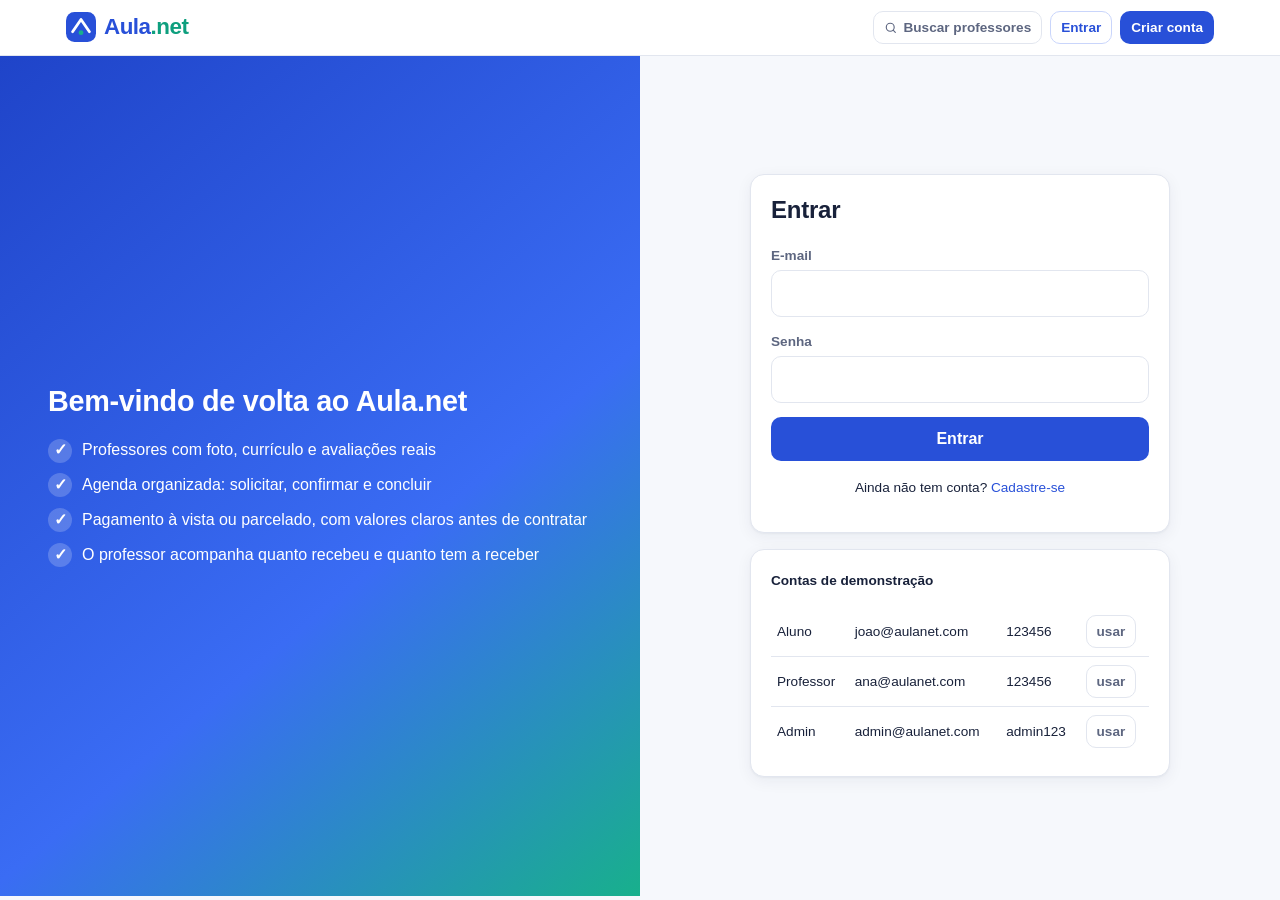
<file: aulanet-plataforma/src/main/resources/static/perfil.html>
<!DOCTYPE html>
<html lang="pt-BR">
<head>
    <meta charset="UTF-8">
    <meta name="viewport" content="width=device-width, initial-scale=1">
    <title>Meu perfil — Aula.net</title>
    <link rel="icon" href="data:image/svg+xml,<svg xmlns=%22http://www.w3.org/2000/svg%22 viewBox=%220 0 100 100%22><text y=%22.9em%22 font-size=%2290%22>🎓</text></svg>">
    <link rel="stylesheet" href="css/style.css">
    <script src="js/api.js"></script>
</head>
<body>
<nav class="nav" id="nav"></nav>
<main class="container">
    <div class="entre">
        <div><h1 style="margin:0">Meu perfil</h1><p class="suave" style="margin:4px 0 0" id="subtitulo"></p></div>
        <a class="btn btn-sec oculto" id="verPublico" href="#">Ver como os alunos veem</a>
    </div>
    <div id="boasVindas" class="info-box mt oculto">Conta criada! Complete seu perfil: professores com foto, apresentação e currículo recebem mais pedidos de aula.</div>

    <div class="perfil-corpo">
        <form id="form" class="grid" novalidate>
            <section class="card">
                <h2 class="secao-titulo" id="tFoto">Foto de perfil</h2>
                <div class="foto-editor">
                    <span id="previa"></span>
                    <div>
                        <input type="file" id="arquivo" accept="image/jpeg,image/png,image/webp" class="oculto">
                        <button type="button" class="btn" id="escolher">Escolher foto</button>
                        <button type="button" class="btn btn-leve" id="removerFoto">Remover</button>
                        <p class="ajuda">JPEG, PNG ou WebP. A imagem é recortada em formato quadrado e reduzida antes do envio.</p>
                    </div>
                </div>
            </section>

            <section class="card">
                <h2 class="secao-titulo" id="tDados">Dados pessoais</h2>
                <div class="campo"><label for="nome">Nome completo</label><input id="nome" required maxlength="100"></div>
                <div class="linha">
                    <div class="campo"><label for="email">E-mail</label><input id="email" disabled></div>
                    <div class="campo"><label for="telefone">Telefone / WhatsApp</label><input id="telefone" maxlength="20" placeholder="(98) 9 0000-0000"></div>
                </div>
                <div class="linha">
                    <div class="campo" style="flex:3 1 200px"><label for="cidade">Cidade</label><input id="cidade" maxlength="100" placeholder="Ex.: São Luís"></div>
                    <div class="campo" style="flex:1 1 90px"><label for="uf">UF</label><select id="uf"><option value=""></option></select></div>
                </div>
            </section>

            <section class="card">
                <h2 class="secao-titulo" id="tSobre">Sobre você</h2>
                <div class="campo">
                    <label for="bio">Apresentação <span class="contador" id="contBio"></span></label>
                    <textarea id="bio" rows="5" maxlength="1000"></textarea>
                    <p class="ajuda" id="dicaBio"></p>
                </div>
            </section>

            <section class="card oculto" id="secCurriculo">
                <h2 class="secao-titulo" id="tCurriculo">Currículo</h2>
                <p class="ajuda" style="margin-top:-6px">Escreva <strong>um item por linha</strong>: cada linha vira um ponto da linha do tempo no seu perfil público.</p>
                <div class="campo"><label for="formacao">Formação <span class="contador" id="contFormacao"></span></label>
                    <textarea id="formacao" rows="4" maxlength="2000" placeholder="Licenciatura em Matemática — UEMA (2016)&#10;Especialização em Ensino de Matemática — UFMA (2019)"></textarea></div>
                <div class="campo"><label for="experiencia">Experiência <span class="contador" id="contExperiencia"></span></label>
                    <textarea id="experiencia" rows="4" maxlength="2000" placeholder="8 anos em escolas particulares&#10;Monitora de pré-vestibular desde 2018"></textarea></div>
                <div class="campo"><label for="linkCurriculo">Link do currículo completo (Lattes, LinkedIn…)</label>
                    <input id="linkCurriculo" type="url" maxlength="255" placeholder="https://lattes.cnpq.br/..."></div>
            </section>

            <div><button class="btn btn-lg" type="submit" id="salvar">Salvar alterações</button></div>
        </form>

        <aside class="card fixo">
            <h2 style="margin:0 0 8px;font-size:1.05rem">Seu perfil está <span id="pct">0%</span> completo</h2>
            <div class="progresso"><span id="barra" style="width:0"></span></div>
            <ul class="checklist" id="checklist"></ul>
            <p class="pequeno suave mt" id="dicaLateral"></p>
        </aside>
    </div>
</main>

<script>
    const eu = Api.exigir();
    const $ = id => document.getElementById(id);
    const UFS = 'AC AL AP AM BA CE DF ES GO MA MT MS MG PA PB PR PE PI RJ RN RS RO RR SC SP SE TO'.split(' ');
    const ITENS = { ALUNO: ['foto de perfil', 'telefone', 'cidade'],
        PROFESSOR: ['foto de perfil', 'telefone', 'cidade', 'apresentação (bio)', 'formação', 'experiência', 'ao menos um serviço cadastrado'] };
    let perfil = null;

    $('uf').insertAdjacentHTML('beforeend', UFS.map(u => `<option>${u}</option>`).join(''));
    [['tFoto', 'camera'], ['tDados', 'usuario'], ['tSobre', 'sobre'], ['tCurriculo', 'formacao']]
        .forEach(([id, ic]) => $(id).insertAdjacentHTML('afterbegin', icone(ic)));

    function contadores() {
        [['bio', 'contBio', 1000], ['formacao', 'contFormacao', 2000], ['experiencia', 'contExperiencia', 2000]]
            .forEach(([c, el, max]) => $(el).textContent = `${$(c).value.length}/${max}`);
    }

    function mostrar(p) {
        perfil = p;
        $('previa').innerHTML = avatar(p.nome, p.fotoUrl, 'lg');
        $('removerFoto').classList.toggle('oculto', !p.fotoUrl);
        $('pct').textContent = p.completude + '%';
        $('barra').style.width = p.completude + '%';
        $('checklist').innerHTML = (ITENS[p.papel] || ITENS.ALUNO).map(item => {
            const ok = !p.faltando.includes(item);
            return `<li class="${ok ? 'ok' : ''}">${icone(ok ? 'check' : 'pendente')} ${item[0].toUpperCase() + item.slice(1)}</li>`;
        }).join('');
        Api.atualizarUsuario(p);
    }

    async function carregar() {
        const p = await Api.get('/api/usuarios/me');
        ['nome', 'email', 'telefone', 'cidade', 'bio', 'formacao', 'experiencia', 'linkCurriculo'].forEach(c => $(c).value = p[c] || '');
        $('uf').value = p.uf || '';
        const professor = p.papel === 'PROFESSOR';
        $('secCurriculo').classList.toggle('oculto', !professor);
        $('verPublico').classList.toggle('oculto', !professor);
        $('verPublico').href = 'professor.html?id=' + p.id;
        $('subtitulo').textContent = professor ? 'É assim que os alunos conhecem você antes de agendar.' : 'Seus dados de contato e apresentação.';
        $('dicaBio').textContent = professor
            ? 'Conte como são suas aulas, sua metodologia e para quem elas são indicadas (ENEM, reforço, homeschooling…).'
            : 'Opcional: conte o que você estuda e seus objetivos, para o professor preparar a aula.';
        $('dicaLateral').textContent = professor
            ? 'Perfis completos aparecem com foto e cidade na busca e passam mais confiança a quem vai contratar.'
            : 'Com foto e telefone, fica mais fácil o professor confirmar sua aula.';
        mostrar(p);
        contadores();
    }

    /** Recorta o centro da imagem em quadrado e reduz para 512 px antes do envio (fotos de celular têm vários MB). */
    function prepararFoto(arquivo) {
        return new Promise((ok, falha) => {
            const img = new Image();
            img.onload = () => {
                const lado = Math.min(img.width, img.height), tam = Math.min(512, lado);
                const c = document.createElement('canvas'); c.width = c.height = tam;
                c.getContext('2d').drawImage(img, (img.width - lado) / 2, (img.height - lado) / 2, lado, lado, 0, 0, tam, tam);
                URL.revokeObjectURL(img.src);
                c.toBlob(b => b ? ok(b) : falha(new Error('Não foi possível ler a imagem.')), 'image/jpeg', 0.88);
            };
            img.onerror = () => falha(new Error('Arquivo de imagem inválido.'));
            img.src = URL.createObjectURL(arquivo);
        });
    }

    $('escolher').addEventListener('click', () => $('arquivo').click());
    $('arquivo').addEventListener('change', async () => {
        const arquivo = $('arquivo').files[0];
        $('arquivo').value = '';
        if (!arquivo) return;
        if (!/^image\/(jpeg|png|webp)$/.test(arquivo.type)) { toast('Escolha uma imagem JPEG, PNG ou WebP.', 'erro'); return; }
        let imagem;
        try { imagem = await prepararFoto(arquivo); } catch (e) { toast(e.message, 'erro'); return; }
        const dados = new FormData();
        dados.append('foto', imagem, 'foto.jpg');
        mostrar(await acao(() => Api.put('/api/usuarios/me/foto', dados), 'Foto atualizada.'));
    });
    $('removerFoto').addEventListener('click', async () => {
        if (!confirm('Remover sua foto de perfil?')) return;
        mostrar(await acao(() => Api.del('/api/usuarios/me/foto'), 'Foto removida.'));
    });

    ['bio', 'formacao', 'experiencia'].forEach(c => $(c).addEventListener('input', contadores));

    $('form').addEventListener('submit', async ev => {
        ev.preventDefault();
        if (!$('nome').value.trim()) { toast('Informe seu nome.', 'erro'); $('nome').focus(); return; }
        const link = $('linkCurriculo').value.trim();
        if (link && !/^https?:\/\/\S+$/.test(link)) { toast('O link deve começar com http:// ou https://', 'erro'); $('linkCurriculo').focus(); return; }
        const corpo = {};
        ['nome', 'telefone', 'cidade', 'uf', 'bio', 'formacao', 'experiencia', 'linkCurriculo'].forEach(c => corpo[c] = $(c).value.trim());
        $('salvar').disabled = true;
        try { mostrar(await acao(() => Api.put('/api/usuarios/me', corpo), 'Perfil salvo.')); }
        finally { $('salvar').disabled = false; }
    });

    if (new URLSearchParams(location.search).has('novo')) $('boasVindas').classList.remove('oculto');
    if (eu) carregar();
</script>
</body>
</html>
</file>
<file: aulanet-plataforma/src/main/resources/static/css/style.css>
/* Aula.net — folha de estilos única (sem frameworks). */
:root {
    --primaria: #2850d8;
    --primaria-escura: #1c3aa8;
    --primaria-clara: #eaf0ff;
    --secundaria: #0e9f7e;
    --secundaria-clara: #e3f7f1;
    --destaque: #ff8a3d;
    --perigo: #d64545;
    --alerta: #e0901a;
    --texto: #18213a;
    --texto-suave: #5d6680;
    --borda: #e2e6ef;
    --fundo: #f6f8fc;
    --card: #ffffff;
    --raio: 14px;
    --raio-sm: 10px;
    --sombra: 0 1px 2px rgba(20, 30, 60, .04), 0 4px 16px rgba(20, 30, 60, .06);
    --sombra-forte: 0 8px 30px rgba(20, 30, 60, .12);
}

* { box-sizing: border-box; }

body {
    margin: 0;
    font-family: "Segoe UI", Roboto, "Helvetica Neue", Arial, sans-serif;
    color: var(--texto);
    background: var(--fundo);
    line-height: 1.55;
    -webkit-font-smoothing: antialiased;
}

a { color: var(--primaria); text-decoration: none; }
a:hover { text-decoration: underline; }
img { max-width: 100%; }
h1, h2, h3 { line-height: 1.25; letter-spacing: -.01em; }
.icone { width: 1em; height: 1em; vertical-align: -.125em; flex-shrink: 0; }

/* ---------- navegação ---------- */
.nav {
    background: rgba(255, 255, 255, .92);
    backdrop-filter: saturate(180%) blur(8px);
    border-bottom: 1px solid var(--borda);
    position: sticky; top: 0; z-index: 20;
}
.nav-inner {
    max-width: 1180px; margin: 0 auto; padding: 10px 16px;
    display: flex; align-items: center; gap: 16px; flex-wrap: wrap;
}
.logo { font-weight: 800; font-size: 1.4rem; color: var(--primaria); letter-spacing: -.5px; display: inline-flex; align-items: center; gap: 8px; }
.logo:hover { text-decoration: none; }
.logo em { font-style: normal; color: var(--secundaria); }
.logo-marca { width: 30px; height: 30px; }
.nav-links { display: flex; gap: 8px; margin-left: auto; align-items: center; flex-wrap: wrap; }
.nav-usuario {
    display: inline-flex; align-items: center; gap: 8px; padding: 4px 10px 4px 4px;
    border-radius: 999px; border: 1px solid var(--borda); color: var(--texto); font-size: .9rem; font-weight: 600;
}
.nav-usuario:hover { background: var(--fundo); text-decoration: none; }

/* ---------- layout ---------- */
.container { max-width: 1180px; margin: 0 auto; padding: 24px 16px 56px; }
.estreito { max-width: 460px; }
.medio { max-width: 820px; }
.grid { display: grid; gap: 16px; }
.grid-2 { grid-template-columns: repeat(auto-fit, minmax(280px, 1fr)); }
.grid-3 { grid-template-columns: repeat(auto-fill, minmax(320px, 1fr)); }
.grid-4 { grid-template-columns: repeat(auto-fit, minmax(200px, 1fr)); }
.linha { display: flex; gap: 12px; flex-wrap: wrap; align-items: flex-end; }
.linha > * { flex: 1 1 160px; }
.entre { display: flex; justify-content: space-between; align-items: center; gap: 12px; flex-wrap: wrap; }
.mt { margin-top: 16px; }
.mt-2 { margin-top: 28px; }
.suave { color: var(--texto-suave); }
.pequeno { font-size: .85rem; }
.centro { text-align: center; }
.oculto { display: none !important; }

.card {
    background: var(--card); border: 1px solid var(--borda); border-radius: var(--raio);
    padding: 20px; box-shadow: var(--sombra);
}
.card h3 { margin: 0 0 6px; }
.secao-titulo { display: flex; align-items: center; gap: 8px; margin: 0 0 12px; font-size: 1.05rem; }
.secao-titulo .icone { color: var(--primaria); width: 1.2em; height: 1.2em; }

/* ---------- capa / hero ---------- */
.hero {
    position: relative; overflow: hidden;
    background: linear-gradient(120deg, #1f44c9 0%, #3a6cf4 55%, #18b08c 120%);
    color: #fff; border-radius: 20px; padding: 40px 36px; margin-bottom: 24px;
    display: grid; grid-template-columns: 1.2fr .8fr; gap: 24px; align-items: center;
}
.hero h1 { margin: 0 0 10px; font-size: 2.2rem; }
.hero p { margin: 0 0 20px; opacity: .92; max-width: 560px; font-size: 1.05rem; }
.hero-ilustracao { width: 100%; max-width: 340px; justify-self: end; }
.hero-numeros { display: flex; gap: 24px; flex-wrap: wrap; margin-top: 18px; font-size: .9rem; opacity: .95; }
.hero-numeros strong { display: block; font-size: 1.3rem; }

.busca-principal {
    display: flex; gap: 8px; background: #fff; padding: 6px; border-radius: 14px; box-shadow: var(--sombra-forte);
    max-width: 600px;
}
.busca-principal input { border: none; font-size: 1rem; padding: 12px 14px; }
.busca-principal input:focus { outline: none; }
.atalhos { display: flex; gap: 8px; flex-wrap: wrap; margin-top: 14px; }
.atalho {
    background: rgba(255, 255, 255, .16); color: #fff; border: 1px solid rgba(255, 255, 255, .35);
    border-radius: 999px; padding: 5px 12px; font-size: .85rem; cursor: pointer; font: inherit; font-size: .85rem;
}
.atalho:hover { background: rgba(255, 255, 255, .28); }

/* ---------- formulários ---------- */
label { display: block; font-size: .85rem; font-weight: 600; margin-bottom: 4px; color: var(--texto-suave); }
input, select, textarea {
    width: 100%; padding: 10px 12px; border: 1px solid var(--borda); border-radius: var(--raio-sm);
    font: inherit; background: #fff; color: var(--texto);
}
textarea { resize: vertical; }
input:focus, select:focus, textarea:focus { outline: 3px solid var(--primaria-clara); border-color: var(--primaria); }
.campo { margin-bottom: 14px; }
.ajuda { font-size: .8rem; color: var(--texto-suave); margin-top: 4px; }
.contador { float: right; font-weight: 400; }

.btn {
    display: inline-flex; align-items: center; justify-content: center; gap: 6px;
    padding: 9px 16px; border-radius: var(--raio-sm); border: 1px solid transparent; cursor: pointer;
    font: inherit; font-weight: 600; background: var(--primaria); color: #fff; white-space: nowrap;
    transition: background .15s, box-shadow .15s, transform .05s;
}
.btn:hover { background: var(--primaria-escura); text-decoration: none; }
.btn:active { transform: translateY(1px); }
.btn:disabled { opacity: .55; cursor: not-allowed; }
.btn-sec { background: #fff; color: var(--primaria); border-color: #c9d5fb; }
.btn-sec:hover { background: var(--primaria-clara); }
.btn-verde { background: var(--secundaria); }
.btn-verde:hover { background: #0b8568; }
.btn-perigo { background: var(--perigo); }
.btn-perigo:hover { background: #b33434; }
.btn-leve { background: transparent; color: var(--texto-suave); border-color: var(--borda); }
.btn-leve:hover { background: var(--fundo); color: var(--texto); }
.btn-sm { padding: 5px 10px; font-size: .85rem; }
.btn-lg { padding: 12px 22px; font-size: 1rem; }
.btn-bloco { width: 100%; }

/* ---------- filtros da busca ---------- */
.filtros { display: flex; flex-wrap: wrap; gap: 12px; align-items: flex-end; }
.filtros > * { flex: 1 1 150px; }
.filtros > .largo { flex: 1.5 1 230px; }
.segmentado { display: flex; border: 1px solid var(--borda); border-radius: var(--raio-sm); overflow: hidden; background: #fff; }
.segmentado button {
    flex: 1; border: none; background: none; padding: 9px 8px; font: inherit; font-size: .9rem; cursor: pointer; color: var(--texto-suave);
}
.segmentado button + button { border-left: 1px solid var(--borda); }
.segmentado button.ativo { background: var(--primaria-clara); color: var(--primaria); font-weight: 700; }

/* ---------- abas ---------- */
.abas { display: flex; gap: 4px; border-bottom: 1px solid var(--borda); margin-bottom: 20px; overflow-x: auto; }
.aba {
    padding: 10px 16px; border: none; background: none; cursor: pointer; font: inherit; font-weight: 600;
    color: var(--texto-suave); border-bottom: 3px solid transparent; white-space: nowrap;
}
.aba.ativa { color: var(--primaria); border-bottom-color: var(--primaria); }
.painel { display: none; }
.painel.ativo { display: block; }

/* ---------- tabelas ---------- */
.tabela-wrap { overflow-x: auto; }
table { width: 100%; border-collapse: collapse; background: var(--card); }
th, td { padding: 10px 12px; text-align: left; border-bottom: 1px solid var(--borda); font-size: .92rem; }
th { background: var(--fundo); color: var(--texto-suave); font-size: .78rem; text-transform: uppercase; letter-spacing: .4px; }
tr:last-child td { border-bottom: none; }
td.num, th.num { text-align: right; }

/* ---------- selos ---------- */
.selo {
    display: inline-flex; align-items: center; gap: 4px; padding: 2px 10px; border-radius: 999px;
    font-size: .75rem; font-weight: 700; background: var(--fundo); color: var(--texto-suave); border: 1px solid var(--borda);
}
.selo-SOLICITADO, .selo-PENDENTE { background: #fff6e6; color: #9a6300; border-color: #f3d9a6; }
.selo-CONFIRMADO { background: var(--primaria-clara); color: var(--primaria); border-color: #c5d4f8; }
.selo-CONCLUIDO, .selo-PAGO, .selo-REALIZADO { background: var(--secundaria-clara); color: #087a5e; border-color: #b6e6d6; }
.selo-CANCELADO, .selo-ATRASADO { background: #fdecec; color: var(--perigo); border-color: #f5c2c2; }
.selo-ONLINE { background: #eef3ff; color: #3151a8; border-color: #d6e0fb; }
.selo-PRESENCIAL { background: #f2ecff; color: #6a3fc1; border-color: #e1d4fb; }
.selo-ALUNO { background: #eef7ff; color: #1f6aa5; }
.selo-PROFESSOR { background: #effaf4; color: #1c7a4c; }
.selo-ADMIN { background: #fff1e8; color: #b0521a; }
.chip { display: inline-block; padding: 3px 10px; border-radius: 999px; background: var(--fundo); border: 1px solid var(--borda); font-size: .8rem; font-weight: 600; color: var(--texto); }

/* ---------- avatar ---------- */
.avatar {
    width: 48px; height: 48px; border-radius: 50%; display: inline-flex; align-items: center; justify-content: center;
    font-weight: 800; color: #fff; flex-shrink: 0; object-fit: cover; background: var(--primaria);
    font-size: 1.05rem; letter-spacing: .5px; user-select: none;
}
.avatar-xs { width: 28px; height: 28px; font-size: .7rem; }
.avatar-sm { width: 40px; height: 40px; font-size: .9rem; }
.avatar-md { width: 64px; height: 64px; font-size: 1.3rem; }
.avatar-lg { width: 128px; height: 128px; font-size: 2.6rem; border: 4px solid #fff; box-shadow: var(--sombra-forte); }

/* ---------- cartão de professor (busca) ---------- */
.prof-card { display: flex; flex-direction: column; gap: 12px; transition: box-shadow .15s, transform .15s; }
.prof-card:hover { box-shadow: var(--sombra-forte); transform: translateY(-2px); }
.prof-topo { display: flex; gap: 14px; align-items: center; }
.prof-topo h3 { margin: 0; font-size: 1.08rem; }
.prof-local { display: flex; align-items: center; gap: 4px; font-size: .85rem; color: var(--texto-suave); }
.prof-bio { margin: 0; color: var(--texto-suave); font-size: .92rem; display: -webkit-box; -webkit-line-clamp: 3; -webkit-box-orient: vertical; overflow: hidden; }
.prof-rodape { display: flex; justify-content: space-between; align-items: center; gap: 12px; margin-top: auto; padding-top: 12px; border-top: 1px solid var(--borda); }
.chips { display: flex; flex-wrap: wrap; gap: 6px; }
.preco { font-size: 1.35rem; font-weight: 800; white-space: nowrap; }
.preco small { font-size: .78rem; font-weight: 500; color: var(--texto-suave); }
.estrelas { color: #f5a623; letter-spacing: 1px; }
.metricas { display: flex; gap: 12px; flex-wrap: wrap; font-size: .85rem; color: var(--texto-suave); align-items: center; }
.metricas span { display: inline-flex; align-items: center; gap: 4px; }

/* ---------- perfil público ---------- */
.perfil-capa { height: 150px; border-radius: 20px 20px 0 0; background: linear-gradient(120deg, #1f44c9, #3a6cf4 60%, #18b08c); }
.perfil-cabecalho { background: var(--card); border: 1px solid var(--borda); border-top: none; border-radius: 0 0 20px 20px; padding: 0 28px 24px; box-shadow: var(--sombra); }
.perfil-identidade { display: flex; gap: 22px; align-items: flex-end; margin-top: -64px; flex-wrap: wrap; }
.perfil-identidade h1 { margin: 0 0 4px; font-size: 1.8rem; }
.perfil-corpo { display: grid; grid-template-columns: 1fr 360px; gap: 20px; margin-top: 20px; align-items: start; }
.fixo { position: sticky; top: 76px; }
.texto-longo { white-space: pre-line; margin: 0; }
.lista-cv { list-style: none; padding: 0; margin: 0; }
.lista-cv li { position: relative; padding: 0 0 12px 22px; }
.lista-cv li::before { content: ""; position: absolute; left: 4px; top: 8px; width: 8px; height: 8px; border-radius: 50%; background: var(--primaria); }
.lista-cv li:not(:last-child)::after { content: ""; position: absolute; left: 7px; top: 18px; bottom: 0; width: 2px; background: var(--primaria-clara); }
.avaliacao { display: flex; gap: 12px; padding: 14px 0; border-bottom: 1px solid var(--borda); }
.avaliacao:last-child { border-bottom: none; }
.dist-nota { display: grid; grid-template-columns: 40px 1fr 28px; gap: 8px; align-items: center; font-size: .82rem; color: var(--texto-suave); }
.dist-barra { height: 8px; background: var(--fundo); border-radius: 99px; overflow: hidden; }
.dist-barra span { display: block; height: 100%; background: #f5a623; }
.servico { display: flex; justify-content: space-between; align-items: center; gap: 12px; padding: 12px 0; border-bottom: 1px solid var(--borda); }
.servico:last-child { border-bottom: none; }

/* ---------- editar perfil ---------- */
.foto-editor { display: flex; gap: 20px; align-items: center; flex-wrap: wrap; }
.progresso { height: 10px; border-radius: 99px; background: var(--fundo); overflow: hidden; }
.progresso span { display: block; height: 100%; background: linear-gradient(90deg, var(--primaria), var(--secundaria)); transition: width .3s; }
.checklist { list-style: none; padding: 0; margin: 10px 0 0; font-size: .9rem; }
.checklist li { display: flex; align-items: center; gap: 8px; padding: 4px 0; color: var(--texto-suave); }
.checklist li.ok { color: var(--secundaria); }

/* ---------- indicadores ---------- */
.kpi { padding: 16px 18px; }
.kpi .rotulo { font-size: .78rem; color: var(--texto-suave); text-transform: uppercase; letter-spacing: .4px; }
.kpi .valor { font-size: 1.55rem; font-weight: 800; margin-top: 4px; }
.kpi.verde .valor { color: var(--secundaria); }
.kpi.laranja .valor { color: var(--alerta); }
.kpi.vermelho .valor { color: var(--perigo); }

/* ---------- gráfico de barras ---------- */
.barras { display: flex; align-items: flex-end; gap: 12px; height: 200px; padding-top: 12px; }
.barra-col { flex: 1; display: flex; flex-direction: column; align-items: center; justify-content: flex-end; height: 100%; }
.barra { width: 100%; max-width: 56px; background: var(--primaria); border-radius: 6px 6px 0 0; min-height: 2px; }
.barra-col .v { font-size: .75rem; color: var(--texto-suave); margin-bottom: 4px; }
.barra-col .m { font-size: .75rem; color: var(--texto-suave); margin-top: 6px; }

/* ---------- calendário semanal ---------- */
.calendario { display: grid; grid-template-columns: repeat(7, minmax(120px, 1fr)); gap: 8px; overflow-x: auto; }
.dia { background: var(--card); border: 1px solid var(--borda); border-radius: 10px; min-height: 170px; padding: 8px; }
.dia.hoje { border-color: var(--primaria); box-shadow: 0 0 0 2px var(--primaria-clara); }
.dia-titulo { font-size: .8rem; font-weight: 700; color: var(--texto-suave); margin-bottom: 6px; text-transform: capitalize; }
.evento { background: var(--primaria-clara); border-left: 3px solid var(--primaria); border-radius: 6px; padding: 6px 8px; margin-bottom: 6px; font-size: .8rem; }
.evento b { display: block; }

/* ---------- avisos e estados vazios ---------- */
.toast {
    position: fixed; right: 16px; bottom: 16px; z-index: 100; padding: 12px 18px; border-radius: 10px;
    color: #fff; background: var(--texto); box-shadow: var(--sombra-forte); max-width: 360px;
    opacity: 0; transform: translateY(10px); transition: all .25s; pointer-events: none;
}
.toast.visivel { opacity: 1; transform: translateY(0); }
.toast.erro { background: var(--perigo); }
.toast.ok { background: var(--secundaria); }
.alerta-box { padding: 12px 14px; border-radius: var(--raio-sm); background: #fff6e6; border: 1px solid #f3d9a6; color: #7a5200; font-size: .9rem; }
.info-box { padding: 12px 14px; border-radius: var(--raio-sm); background: var(--primaria-clara); border: 1px solid #c9d5fb; color: var(--primaria-escura); font-size: .9rem; }
.vazio { padding: 32px 20px; text-align: center; color: var(--texto-suave); }
.vazio svg { width: 120px; height: auto; display: block; margin: 0 auto 12px; }
.esqueleto { background: linear-gradient(90deg, #eef1f7 25%, #f6f8fc 50%, #eef1f7 75%); background-size: 200% 100%; animation: brilho 1.2s infinite; border-radius: var(--raio); min-height: 230px; }
@keyframes brilho { to { background-position: -200% 0; } }

/* ---------- modal ---------- */
.modal-fundo { position: fixed; inset: 0; background: rgba(15, 20, 35, .45); display: none; align-items: center; justify-content: center; z-index: 50; padding: 16px; }
.modal-fundo.aberto { display: flex; }
.modal { background: #fff; border-radius: var(--raio); padding: 24px; width: 100%; max-width: 520px; max-height: 90vh; overflow: auto; }
.modal h3 { margin-top: 0; }

.passos { display: flex; gap: 6px; margin-bottom: 14px; flex-wrap: wrap; }
.passo { font-size: .75rem; padding: 3px 10px; border-radius: 999px; background: var(--fundo); color: var(--texto-suave); }

.estrelas-input { display: flex; gap: 4px; font-size: 1.8rem; cursor: pointer; color: #d6d9e0; }
.estrelas-input span.on { color: #f5a623; }

/* ---------- telas de acesso ---------- */
.acesso { display: grid; grid-template-columns: 1fr 1fr; min-height: calc(100vh - 60px); }
.acesso-lado { background: linear-gradient(140deg, #1f44c9, #3a6cf4 60%, #18b08c); color: #fff; padding: 48px; display: flex; flex-direction: column; justify-content: center; gap: 18px; }
.acesso-lado h2 { font-size: 1.8rem; margin: 0; }
.acesso-lado ul { list-style: none; padding: 0; margin: 0; display: grid; gap: 10px; }
.acesso-lado li { display: flex; gap: 10px; align-items: center; }
.icone-bola { width: 24px; height: 24px; border-radius: 50%; background: rgba(255,255,255,.2); display: inline-flex; align-items: center; justify-content: center; font-weight: 800; flex-shrink: 0; }
.acesso-form { display: flex; align-items: center; justify-content: center; padding: 32px 16px; }
.acesso-form > div { width: 100%; max-width: 420px; }
.acesso-form table td { padding: 8px 6px; font-size: .85rem; }

footer { text-align: center; padding: 28px; color: var(--texto-suave); font-size: .85rem; }

@media (max-width: 900px) {
    .hero { grid-template-columns: 1fr; padding: 28px 22px; }
    .hero-ilustracao { display: none; }
    .perfil-corpo { grid-template-columns: 1fr; }
    .fixo { position: static; }
    .acesso { grid-template-columns: 1fr; }
    .acesso-lado { display: none; }
}
@media (max-width: 640px) {
    .hero h1 { font-size: 1.6rem; }
    .calendario { grid-template-columns: repeat(7, 140px); }
    .perfil-identidade { margin-top: -48px; }
    .avatar-lg { width: 96px; height: 96px; font-size: 2rem; }
    .perfil-cabecalho { padding: 0 18px 20px; }
    .nav-usuario .nome { display: none; }
}
</file>
